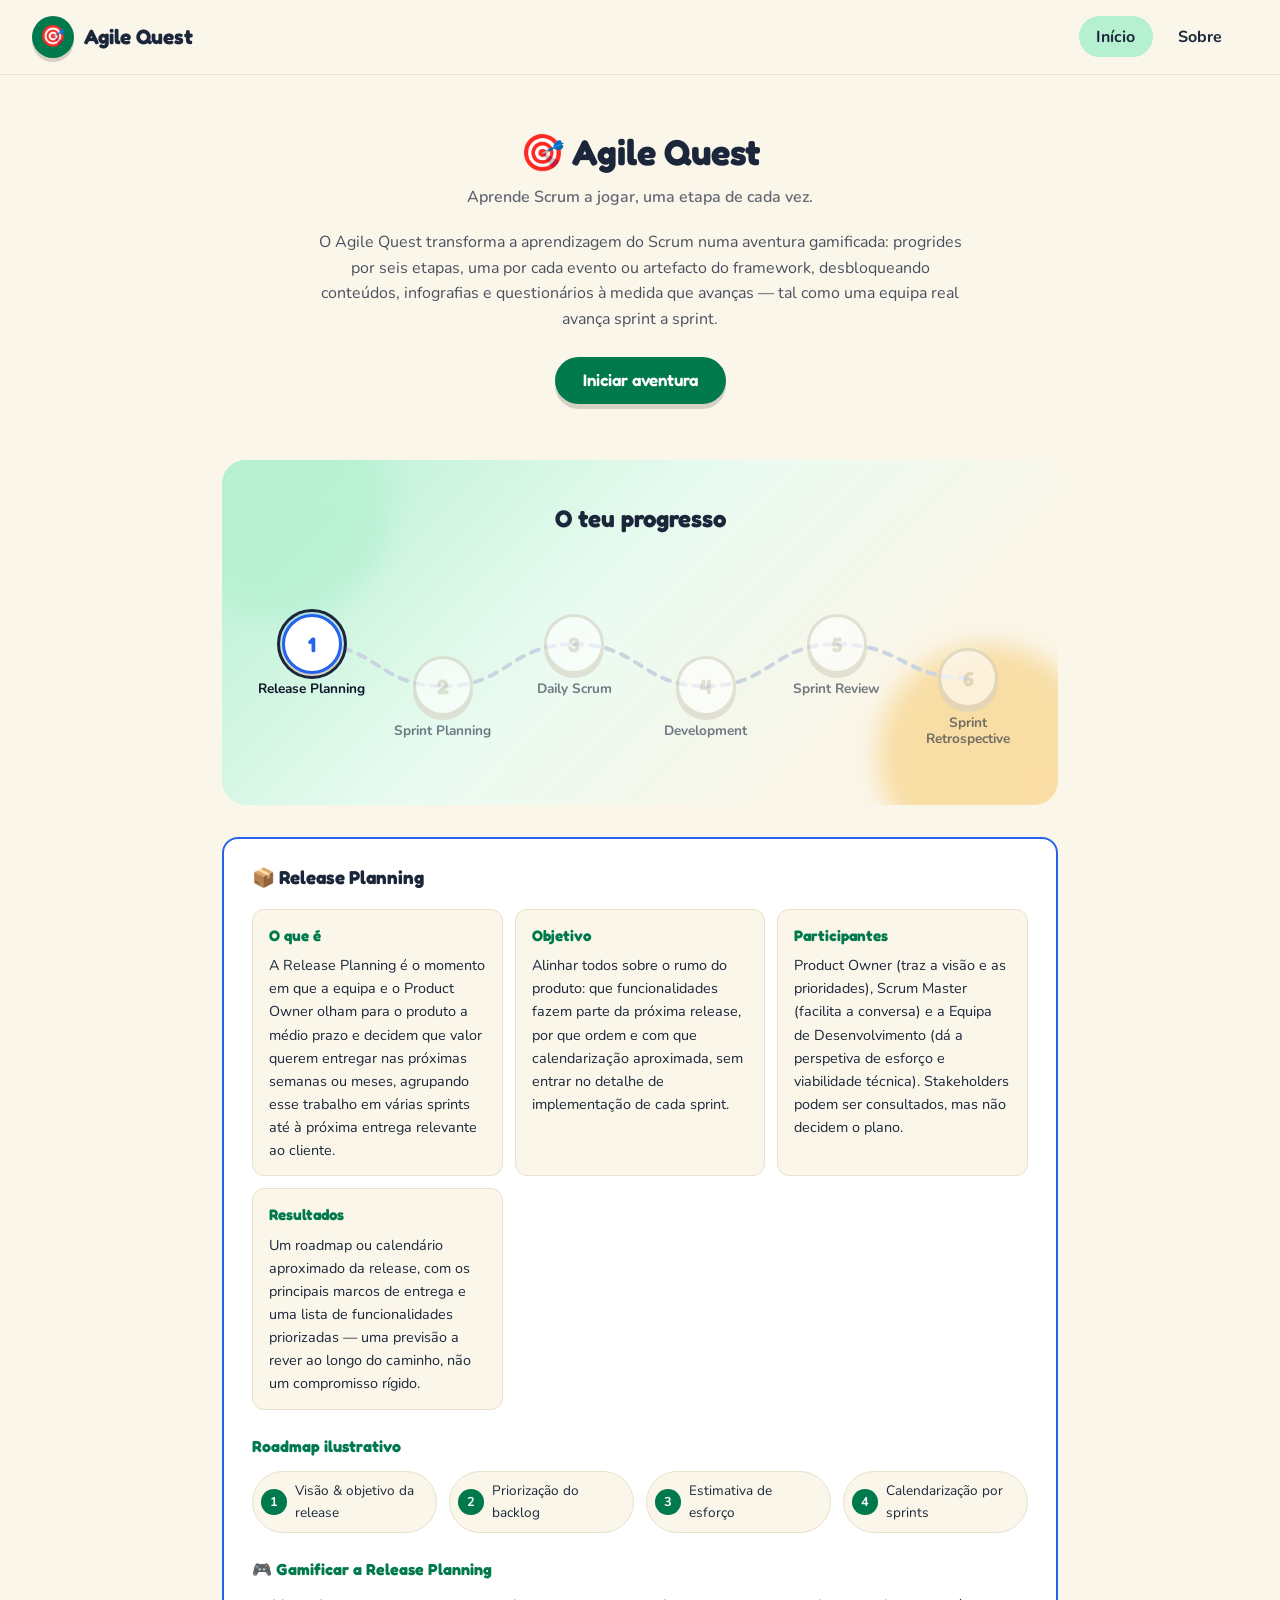
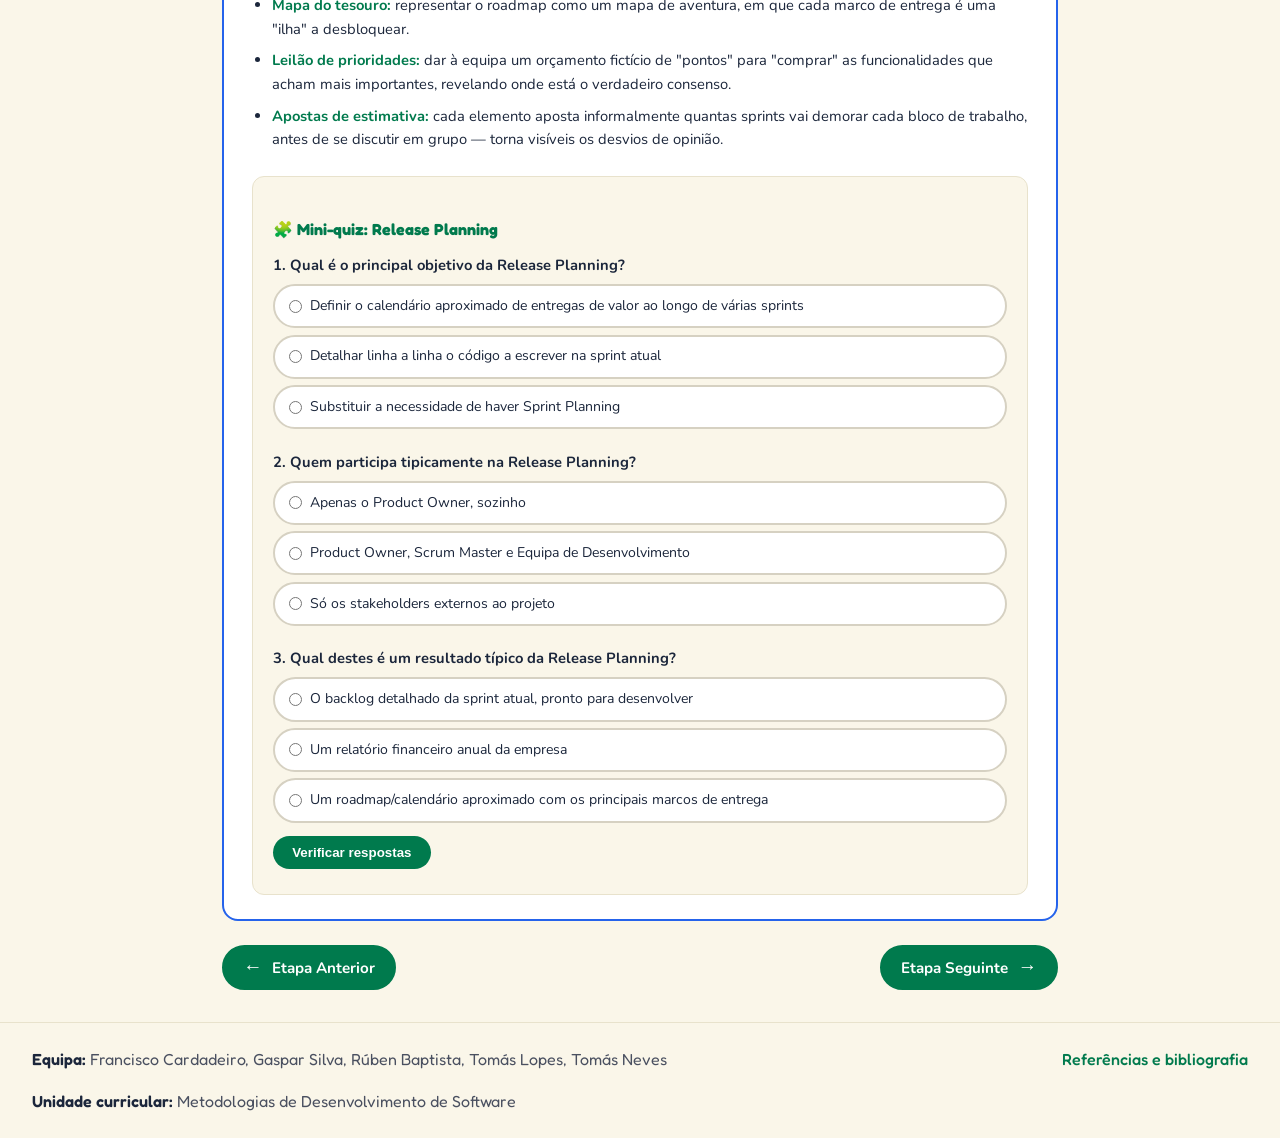
<file: index.html>
<!DOCTYPE html>
<html lang="pt">
<head>
  <meta charset="UTF-8">
  <meta name="viewport" content="width=device-width, initial-scale=1.0">
  <title>Agile Quest — Início</title>
  <link rel="preconnect" href="https://fonts.googleapis.com">
  <link rel="preconnect" href="https://fonts.gstatic.com" crossorigin>
  <link href="https://fonts.googleapis.com/css2?family=Fredoka:wght@500;600;700&family=Nunito:wght@400;600;700&display=swap" rel="stylesheet">
  <link rel="stylesheet" href="css/style.css">
</head>
<body>
  <app-navbar></app-navbar>

  <main>
    <!-- US-04: header já vem do app-navbar; aqui fica a introdução à gamificação -->
    <section class="intro">
      <h1>🎯 Agile Quest</h1>
      <p class="tagline">Aprende Scrum a jogar, uma etapa de cada vez.</p>
      <p class="descricao">
        O Agile Quest transforma a aprendizagem do Scrum numa aventura
        gamificada: progrides por seis etapas, uma por cada evento ou
        artefacto do framework, desbloqueando conteúdos, infografias e
        questionários à medida que avanças — tal como uma equipa real avança
        sprint a sprint.
      </p>
      <button type="button" id="btn-aventura" class="cta">Iniciar aventura</button>
    </section>

    <!-- US-05: mapa com as etapas -->
    <section id="etapas" class="etapas-secao">
      <h2>O teu progresso</h2>
      <div class="mapa-wrapper">
        <svg id="mapa-caminho" class="mapa-caminho" aria-hidden="true"></svg>
        <ol id="mapa-etapas" class="mapa-etapas" role="tablist" aria-label="Etapas do Scrum"></ol>
      </div>
    </section>

    <!-- US-06: navegação entre etapas -->
    <section id="conteudo-etapa" class="conteudo-etapa">
      <div id="painel-etapas" class="painel-etapas"></div>

      <div class="tabs-nav">
        <button type="button" id="tab-anterior" class="tab-nav-btn">
          <span>&#8592;</span>
          Etapa Anterior
        </button>

        <button type="button" id="tab-seguinte" class="tab-nav-btn">
          Etapa Seguinte
          <span>&#8594;</span>
        </button>
      </div>
    </section>
  </main>

  <app-footer></app-footer>

  <script src="js/components.js"></script>
  <script src="js/conteudo-etapas.js"></script>
  <script src="js/main.js"></script>

  <!-- US-16: Agile Coach (chatbot BotSchool) — botão fixo em todas as páginas -->
  <script src="https://webchat-cc.ng.botschool.ai/loader.js"
          data-channel-id="01a1cb05-8390-7f0a-bf7b-6295b1f309b1"
          data-endpoint="https://api-cc.ng.botschool.ai"
          async></script>
</body>
</html>
</file>
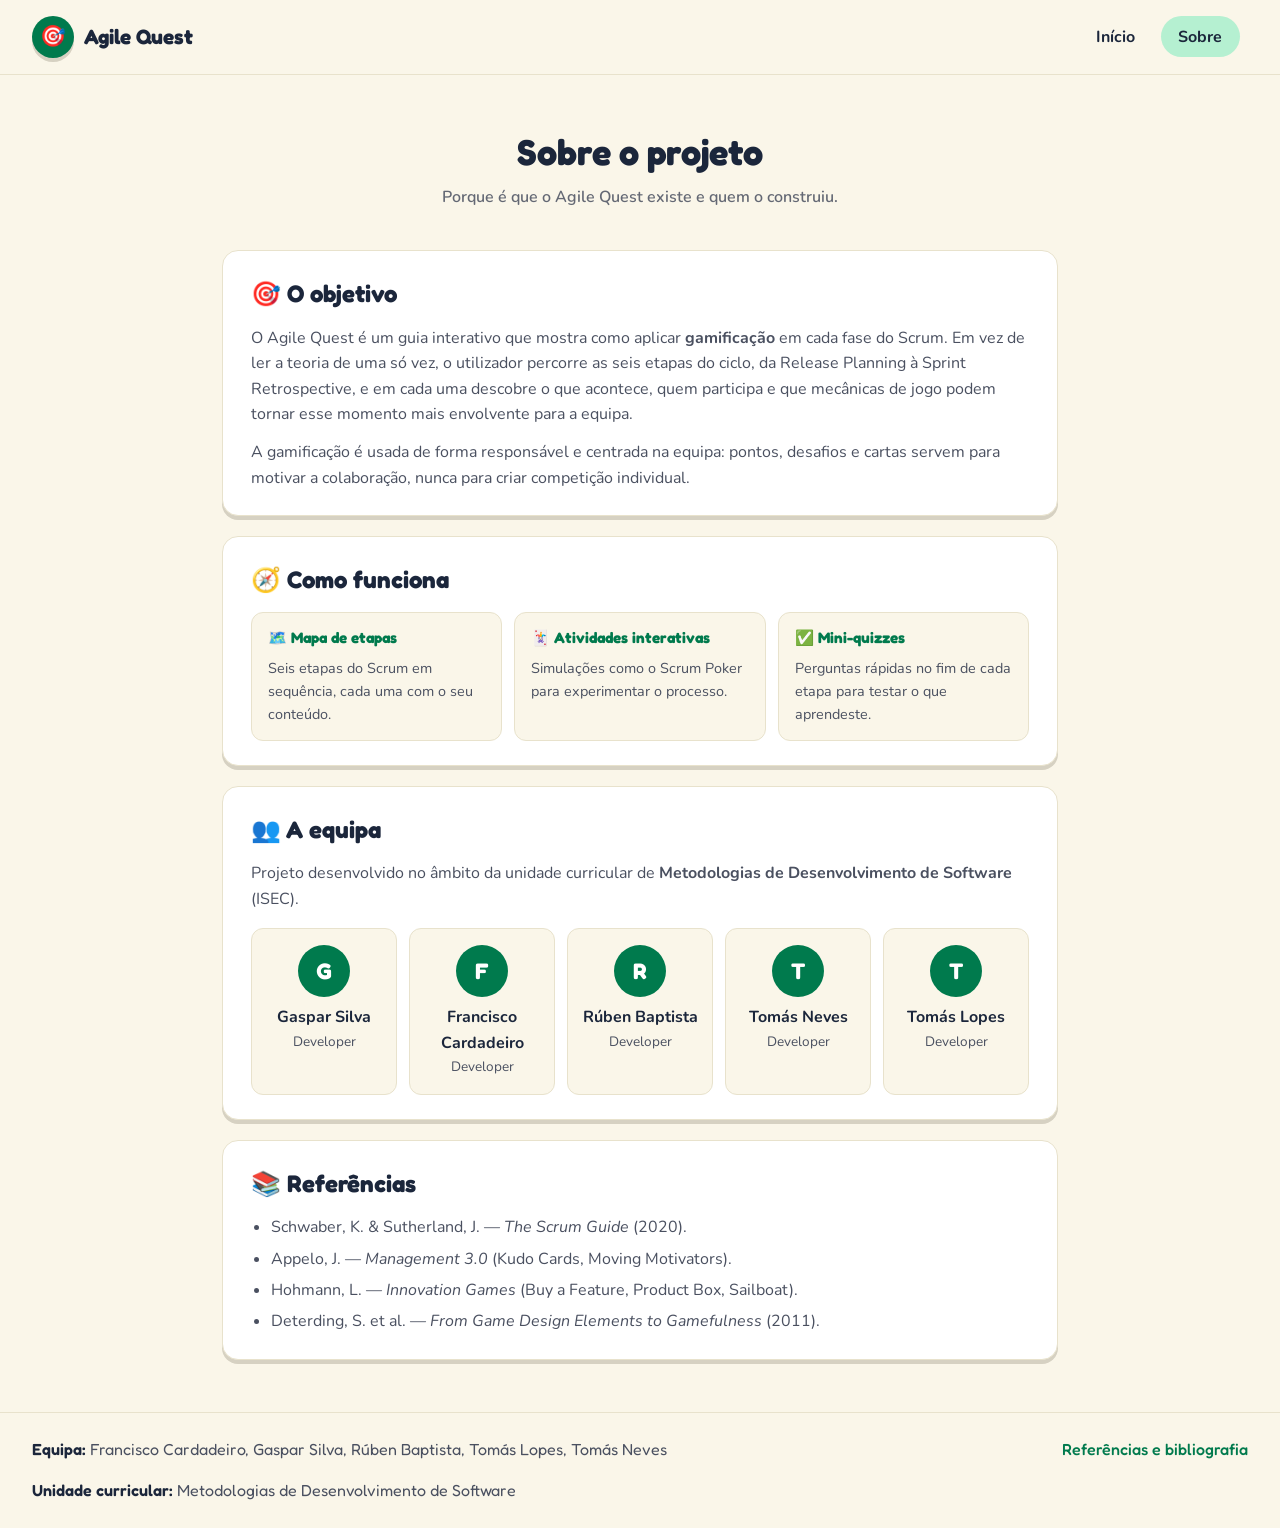
<file: html/sobre.html>
<!DOCTYPE html>
<html lang="pt">
<head>
  <meta charset="UTF-8">
  <meta name="viewport" content="width=device-width, initial-scale=1.0">
  <title>Agile Quest — Sobre</title>
  <link rel="preconnect" href="https://fonts.googleapis.com">
  <link rel="preconnect" href="https://fonts.gstatic.com" crossorigin>
  <link href="https://fonts.googleapis.com/css2?family=Fredoka:wght@500;600;700&family=Nunito:wght@400;600;700&display=swap" rel="stylesheet">
  <link rel="stylesheet" href="../css/style.css">
</head>
<body>
  <app-navbar></app-navbar>

  <!-- US-14: secção "Sobre" — apresenta o projeto e a equipa -->
  <main class="sobre">
    <section class="intro">
      <h1>Sobre o projeto</h1>
      <p class="tagline">Porque é que o Agile Quest existe e quem o construiu.</p>
    </section>

    <section class="sobre-bloco" aria-labelledby="sobre-objetivo">
      <h2 id="sobre-objetivo">🎯 O objetivo</h2>
      <p>
        O Agile Quest é um guia interativo que mostra como aplicar
        <strong>gamificação</strong> em cada fase do Scrum. Em vez de ler a
        teoria de uma só vez, o utilizador percorre as seis etapas do ciclo,
        da Release Planning à Sprint Retrospective, e em cada uma descobre
        o que acontece, quem participa e que mecânicas de jogo podem tornar
        esse momento mais envolvente para a equipa.
      </p>
      <p>
        A gamificação é usada de forma responsável e centrada na equipa:
        pontos, desafios e cartas servem para motivar a colaboração, nunca
        para criar competição individual.
      </p>
    </section>

    <section class="sobre-bloco" aria-labelledby="sobre-como">
      <h2 id="sobre-como">🧭 Como funciona</h2>
      <div class="etapa-grelha">
        <div class="etapa-cartao">
          <h4>🗺️ Mapa de etapas</h4>
          <p>Seis etapas do Scrum em sequência, cada uma com o seu conteúdo.</p>
        </div>
        <div class="etapa-cartao">
          <h4>🃏 Atividades interativas</h4>
          <p>Simulações como o Scrum Poker para experimentar o processo.</p>
        </div>
        <div class="etapa-cartao">
          <h4>✅ Mini-quizzes</h4>
          <p>Perguntas rápidas no fim de cada etapa para testar o que aprendeste.</p>
        </div>
      </div>
    </section>

    <section class="sobre-bloco" aria-labelledby="sobre-equipa">
      <h2 id="sobre-equipa">👥 A equipa</h2>
      <p>
        Projeto desenvolvido no âmbito da unidade curricular de
        <strong>Metodologias de Desenvolvimento de Software</strong> (ISEC).
      </p>
      <ul id="lista-equipa" class="equipa-grelha"></ul>
    </section>

    <section class="sobre-bloco" aria-labelledby="sobre-refs">
      <h2 id="sobre-refs">📚 Referências</h2>
      <ul class="lista-referencias">
        <li>Schwaber, K. &amp; Sutherland, J. — <em>The Scrum Guide</em> (2020).</li>
        <li>Appelo, J. — <em>Management 3.0</em> (Kudo Cards, Moving Motivators).</li>
        <li>Hohmann, L. — <em>Innovation Games</em> (Buy a Feature, Product Box, Sailboat).</li>
        <li>Deterding, S. et al. — <em>From Game Design Elements to Gamefulness</em> (2011).</li>
      </ul>
    </section>
  </main>

  <app-footer></app-footer>

  <script src="../js/components.js"></script>
  <script>
    // Membros da equipa — editar aqui (nome completo / número de aluno).
    const EQUIPA = [
      { nome: "Gaspar Silva", papel: "Developer" },
      { nome: "Francisco Cardadeiro", papel: "Developer" },
      { nome: "Rúben Baptista", papel: "Developer" },
      { nome: "Tomás Neves", papel: "Developer" },
      { nome: "Tomás Lopes", papel: "Developer" },
    ];

    document.getElementById("lista-equipa").innerHTML = EQUIPA.map(
      ({ nome, papel }) => `
        <li class="membro">
          <span class="membro-avatar" aria-hidden="true">${nome.charAt(0)}</span>
          <span class="membro-nome">${nome}</span>
          <span class="membro-papel">${papel}</span>
        </li>`
    ).join("");
  </script>

  <!-- US-16: Agile Coach (chatbot BotSchool) — botão fixo em todas as páginas -->
  <script src="https://webchat-cc.ng.botschool.ai/loader.js"
          data-channel-id="01a1cb05-8390-7f0a-bf7b-6295b1f309b1"
          data-endpoint="https://api-cc.ng.botschool.ai"
          async></script>
</body>
</html>
</file>
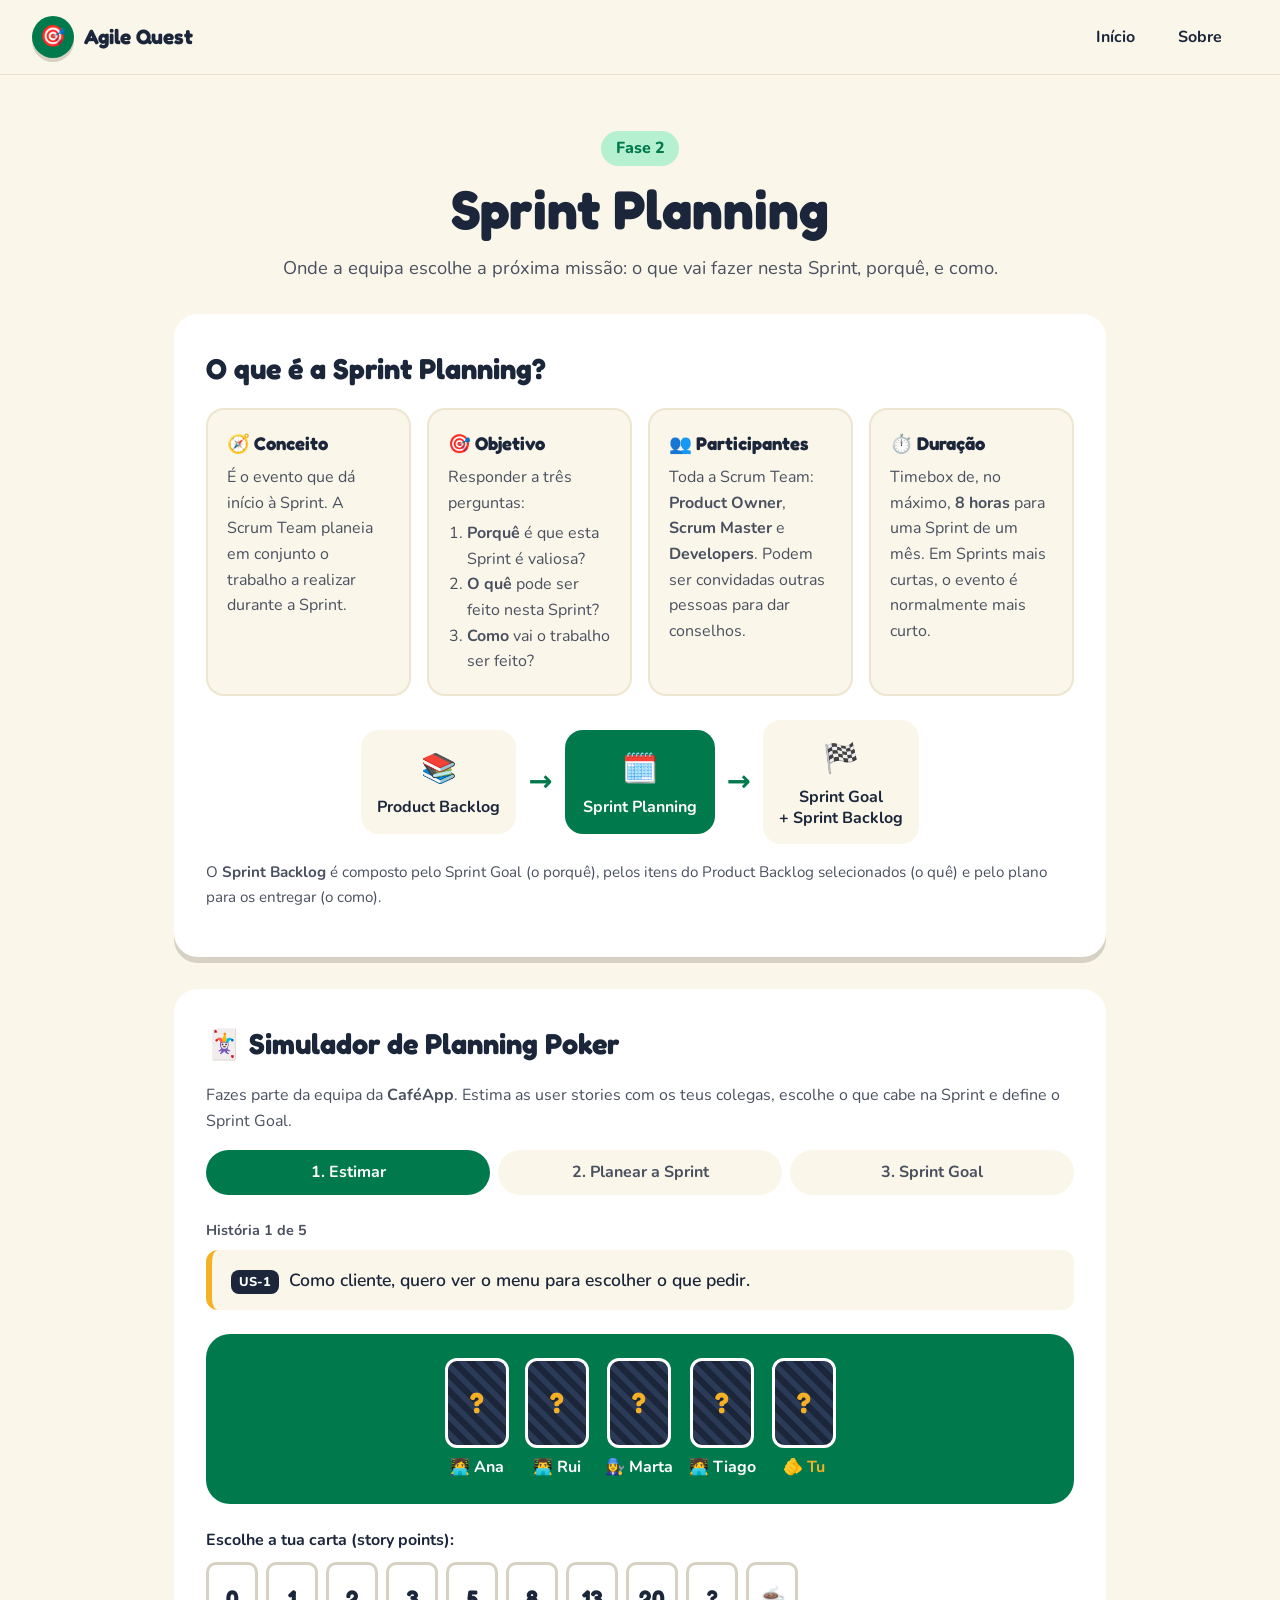
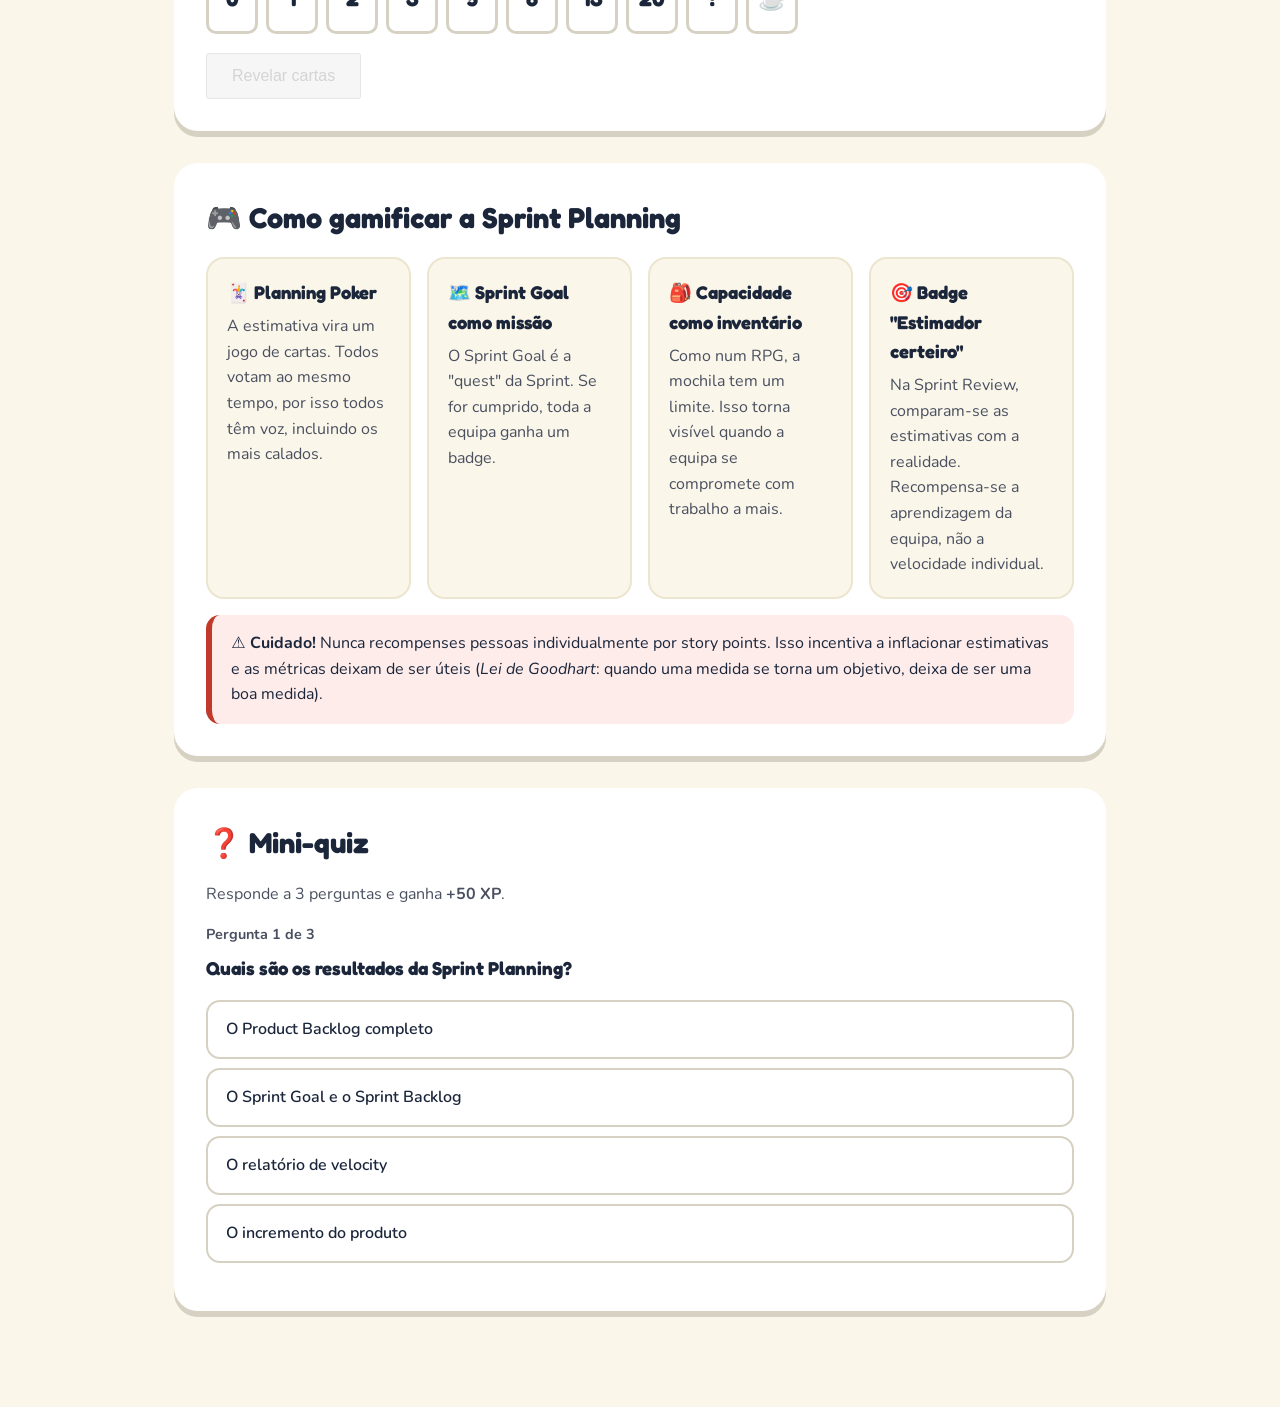
<file: html/sprint-planning.html>
<!DOCTYPE html>
<html lang="pt">
<head>
  <meta charset="UTF-8">
  <meta name="viewport" content="width=device-width, initial-scale=1.0">
  <title>Sprint Planning · Agile Quest</title>
  <link rel="preconnect" href="https://fonts.googleapis.com">
  <link rel="preconnect" href="https://fonts.gstatic.com" crossorigin>
  <link href="https://fonts.googleapis.com/css2?family=Fredoka:wght@500;600;700&family=Nunito:wght@400;600;700&display=swap" rel="stylesheet">
  <link rel="stylesheet" href="../css/style.css">
  <link rel="stylesheet" href="../css/sprint-planning.css">
</head>
<body>
  <app-navbar></app-navbar>

  <main class="fase">
    <!-- Cabeçalho da fase -->
    <section class="fase-cabecalho">
      <span class="fase-numero">Fase 2</span>
      <h1>Sprint <span class="destaque">Planning</span></h1>
      <p>Onde a equipa escolhe a próxima missão: o que vai fazer nesta Sprint, porquê, e como.</p>
    </section>

    <!-- 1. O que é -->
    <section class="bloco" aria-labelledby="titulo-oque">
      <h2 id="titulo-oque">O que é a Sprint Planning?</h2>

      <div class="cartoes">
        <article class="cartao">
          <h3>🧭 Conceito</h3>
          <p>É o evento que dá início à Sprint. A Scrum Team planeia em conjunto o trabalho a realizar durante a Sprint.</p>
        </article>
        <article class="cartao">
          <h3>🎯 Objetivo</h3>
          <p>Responder a três perguntas:</p>
          <ol>
            <li><strong>Porquê</strong> é que esta Sprint é valiosa?</li>
            <li><strong>O quê</strong> pode ser feito nesta Sprint?</li>
            <li><strong>Como</strong> vai o trabalho ser feito?</li>
          </ol>
        </article>
        <article class="cartao">
          <h3>👥 Participantes</h3>
          <p>Toda a Scrum Team: <strong>Product Owner</strong>, <strong>Scrum Master</strong> e <strong>Developers</strong>. Podem ser convidadas outras pessoas para dar conselhos.</p>
        </article>
        <article class="cartao">
          <h3>⏱️ Duração</h3>
          <p>Timebox de, no máximo, <strong>8 horas</strong> para uma Sprint de um mês. Em Sprints mais curtas, o evento é normalmente mais curto.</p>
        </article>
      </div>

      <div class="fluxo" aria-label="Entrada e resultados da Sprint Planning">
        <div class="fluxo-passo">📚<span>Product Backlog</span></div>
        <div class="fluxo-seta" aria-hidden="true">→</div>
        <div class="fluxo-passo fluxo-evento">🗓️<span>Sprint Planning</span></div>
        <div class="fluxo-seta" aria-hidden="true">→</div>
        <div class="fluxo-passo">🏁<span>Sprint Goal<br>+ Sprint Backlog</span></div>
      </div>
      <p class="nota">O <strong>Sprint Backlog</strong> é composto pelo Sprint Goal (o porquê), pelos itens do Product Backlog selecionados (o quê) e pelo plano para os entregar (o como).</p>
    </section>

    <!-- 2. Simulador -->
    <section class="bloco" aria-labelledby="titulo-sim">
      <h2 id="titulo-sim">🃏 Simulador de Planning Poker</h2>
      <p>Fazes parte da equipa da <strong>CaféApp</strong>. Estima as user stories com os teus colegas, escolhe o que cabe na Sprint e define o Sprint Goal.</p>

      <ol class="stepper" aria-label="Passos da simulação">
        <li data-passo="1" class="ativo">1. Estimar</li>
        <li data-passo="2">2. Planear a Sprint</li>
        <li data-passo="3">3. Sprint Goal</li>
      </ol>

      <div id="simulador" class="simulador" aria-live="polite"></div>
    </section>

    <!-- 3. Gamificação -->
    <section class="bloco" aria-labelledby="titulo-gam">
      <h2 id="titulo-gam">🎮 Como gamificar a Sprint Planning</h2>
      <div class="cartoes">
        <article class="cartao">
          <h3>🃏 Planning Poker</h3>
          <p>A estimativa vira um jogo de cartas. Todos votam ao mesmo tempo, por isso todos têm voz, incluindo os mais calados.</p>
        </article>
        <article class="cartao">
          <h3>🗺️ Sprint Goal como missão</h3>
          <p>O Sprint Goal é a "quest" da Sprint. Se for cumprido, toda a equipa ganha um badge.</p>
        </article>
        <article class="cartao">
          <h3>🎒 Capacidade como inventário</h3>
          <p>Como num RPG, a mochila tem um limite. Isso torna visível quando a equipa se compromete com trabalho a mais.</p>
        </article>
        <article class="cartao">
          <h3>🎯 Badge "Estimador certeiro"</h3>
          <p>Na Sprint Review, comparam-se as estimativas com a realidade. Recompensa-se a aprendizagem da equipa, não a velocidade individual.</p>
        </article>
      </div>
      <div class="cuidado" role="note">
        <strong>⚠️ Cuidado!</strong> Nunca recompenses pessoas individualmente por story points.
        Isso incentiva a inflacionar estimativas e as métricas deixam de ser úteis
        (<em>Lei de Goodhart</em>: quando uma medida se torna um objetivo, deixa de ser uma boa medida).
      </div>
    </section>

    <!-- 4. Quiz -->
    <section class="bloco" aria-labelledby="titulo-quiz">
      <h2 id="titulo-quiz">❓ Mini-quiz</h2>
      <p>Responde a 3 perguntas e ganha <strong>+50 XP</strong>.</p>
      <div id="quiz" class="quiz" aria-live="polite"></div>
    </section>
  </main>

  <div id="toast" class="toast" role="status" aria-live="polite"></div>

  <script src="../js/components.js"></script>
  <script src="../js/main.js"></script>
  <script src="../js/sprint-planning.js"></script>
</body>
</html>
</file>
<file: css/style.css>
:root {
  --verde: #007a4d;
  --verde-claro: #b5f0d1;
  --navy: #1b263b;
  --creme: #faf6e9;
  --dourado: #f5b025;
  --azul: #2563eb;
  --vermelho: #dc2626;
  --texto: #4a5060;
  --sombra: #d6d1c2;
}

* {
  box-sizing: border-box;
  margin: 0;
  padding: 0;
}

body {
  font-family: "Nunito", system-ui, sans-serif;
  background: var(--creme);
  color: var(--navy);
  line-height: 1.6;
  min-height: 100vh;
  display: flex;
  flex-direction: column;
}

h1, h2, h3, h4, .nome-site, .cta {
  font-family: "Fredoka", "Nunito", sans-serif;
}

app-navbar, app-footer {
  display: block;
}

header, footer {
  background: var(--creme);
  color: var(--navy);
  padding: 1rem 2rem;
}

header {
  display: flex;
  flex-wrap: wrap;
  align-items: center;
  justify-content: space-between;
  gap: 0.75rem;
  border-bottom: 1px solid #e8e2cc;
}

.footer {
  display: flex;
  flex-wrap: wrap;
  align-items: center;
  justify-content: space-between;
  gap: 1rem 1.5rem;
  padding: 1.5rem 2rem;
  border-top: 1px solid #e8e2cc;
  color: var(--texto);
  font-family: "Fredoka", "Nunito", sans-serif;
  font-size: 1rem;
  text-align: left;
}

.footer__item strong {
  color: var(--navy);
  font-weight: 600;
}

.footer__link {
  color: var(--verde);
  text-decoration: none;
  font-weight: 500;
}

.footer__link:hover {
  text-decoration: underline;
}

.marca {
  display: flex;
  align-items: center;
  gap: 0.6rem;
  color: var(--verde);
  text-decoration: none;
  font-weight: bold;
  font-size: 1.25rem;
}

.marca .logo {
  display: inline-grid;
  place-items: center;
  width: 42px;
  height: 42px;
  border-radius: 50%;
  background: var(--verde);
  font-size: 1.3rem;
  box-shadow: 0 4px 0 var(--sombra);
}

.nome-site {
  font-size: 1.3rem;
  font-weight: 700;
  color: var(--navy);
}

nav a {
  color: var(--navy);
  text-decoration: none;
  margin-right: 0.5rem;
  padding: 0.6rem 1.1rem;
  border-radius: 999px;
  font-weight: 700;
}

nav a:hover {
  background: rgba(181, 240, 209, 0.5);
}

nav a.ativo {
  background: var(--verde-claro);
}

main {
  flex: 1;
  padding: 2rem;
  max-width: 900px;
  margin: 0 auto;
  width: 100%;
}

button {
  cursor: pointer;
}

/* US-04: introdução à gamificação */
.intro {
  text-align: center;
  padding: 1rem 0 2.5rem;
}

.intro h1 {
  font-size: 2.25rem;
  color: var(--navy);
}

.intro .tagline {
  opacity: 0.85;
  margin-top: 0.25rem;
  color: var(--texto);
  font-weight: 600;
}

.intro p.descricao {
  max-width: 650px;
  margin: 1.25rem auto 0;
  color: var(--texto);
}

.cta {
  margin-top: 1.5rem;
  background: var(--verde);
  color: #fff;
  border: none;
  border-radius: 999px;
  padding: 0.85rem 1.75rem;
  font-size: 1.05rem;
  font-weight: 600;
  box-shadow: 0 5px 0 var(--sombra);
  transition: transform 0.1s, box-shadow 0.1s;
}

.cta:hover {
  transform: translateY(2px);
  box-shadow: 0 3px 0 var(--sombra);
}

/* US-05: mapa com as etapas */
.etapas-secao {
  margin-top: 1rem;
  position: relative;
  overflow: hidden;
  border-radius: 1.5rem;
  background: linear-gradient(135deg, var(--verde-claro) 0%, #eafbf1 45%, var(--creme) 75%);
  padding: 2.5rem 1.5rem 2rem;
}

.etapas-secao::before,
.etapas-secao::after {
  content: "";
  position: absolute;
  width: 220px;
  height: 220px;
  border-radius: 50%;
  filter: blur(12px);
  z-index: 0;
}

.etapas-secao::before {
  background: var(--verde-claro);
  opacity: 0.7;
  top: -60px;
  left: -50px;
}

.etapas-secao::after {
  background: var(--dourado);
  opacity: 0.35;
  bottom: -60px;
  right: -40px;
}

.etapas-secao h2 {
  position: relative;
  z-index: 1;
  text-align: center;
  margin-bottom: 1.5rem;
  color: var(--navy);
}
/* Contentor relativo para sobrepor os círculos ao SVG */
.mapa-wrapper {
  position: relative;
  width: 100%;
  max-width: 960px;
  margin: 0 auto;
  padding: 1rem 0 2.5rem;
}

/* SVG por trás das etapas */
.mapa-caminho {
  position: absolute;
  top: 0;
  left: 0;
  width: 100%;
  height: 100%;
  pointer-events: none;
  z-index: 0;
}

/* Estilo do tracejado */
.caminho-segmento {
  fill: none;
  stroke: #cbd5e1; /* cinza suave para etapas futuras */
  stroke-width: 4;
  stroke-dasharray: 8 8;
  stroke-linecap: round;
  transition: stroke 0.3s ease;
}

.caminho-segmento.concluido {
  stroke: #2563eb; /* azul para etapas já concluídas */
}

/* Lista das 6 etapas numa única fila horizontal */
.mapa-etapas {
  position: relative;
  z-index: 1;
  display: grid;
  grid-template-columns: repeat(6, 1fr);
  align-items: start;
  gap: 0.5rem;
  list-style: none;
  padding: 0;
  margin: 0;
}

/* Efeito de ONDA: etapas pares descem, ímpares ficam em cima */
.mapa-etapas .etapa:nth-child(odd) {
  transform: translateY(0px);
}

.mapa-etapas .etapa:nth-child(even) {
  transform: translateY(42px);
}

.etapa-btn {
  display: flex;
  flex-direction: column;
  align-items: center;
  gap: 0.6rem;
  background: transparent;
  border: none;
  cursor: pointer;
  width: 100%;
  padding: 0.25rem;
  font-family: inherit;
}

.etapa-numero {
  width: 56px;
  height: 56px;
  border-radius: 50%;
  display: flex;
  align-items: center;
  justify-content: center;
  font-family: "Fredoka", sans-serif;
  font-size: 1.25rem;
  font-weight: 700;
  background-color: #ffffff;
  border: 4px solid #e2e8f0;
  color: #94a3b8;
  box-shadow: 0 4px 10px rgba(0, 0, 0, 0.05);
  transition: transform 0.2s ease, border-color 0.2s ease, color 0.2s ease;
}

.etapa-btn:hover .etapa-numero {
  transform: scale(1.08);
}

/* Estado: Etapa Concluída */
.etapa.concluida .etapa-numero {
  border-color: #2563eb;
  background-color: #eff6ff;
  color: #2563eb;
}

/* Estado: Etapa Atual (Selecionada) */
.etapa.atual .etapa-numero {
  border-color: #2563eb;
  background-color: #ffffff;
  color: #2563eb;
  box-shadow: 0 0 0 4px rgba(37, 99, 235, 0.2);
}

.etapa-nome {
  font-size: 0.85rem;
  font-weight: 700;
  color: #475569;
  text-align: center;
  line-height: 1.2;
}

.etapa.atual .etapa-nome {
  color: #0f172a;
}

/* 1. Remove a linha reta pontilhada antiga, se existir */
.mapa-etapas::before,
.mapa-etapas::after {
  display: none !important;
  content: none !important;
}

/* 2. Garante que as 6 etapas ficam lado a lado na mesma fila */
.mapa-etapas {
  display: grid !important;
  grid-template-columns: repeat(6, minmax(0, 1fr)) !important;
  flex-wrap: nowrap !important;
  align-items: start;
  gap: 0.5rem;
  width: 100%;
  padding: 0;
  margin: 0;
  list-style: none;
  position: relative;
  z-index: 2; /* Fica sempre ACIMA do SVG */
}

/* 3. Anula larguras antigas dos <li> para não quebrar a linha */
.mapa-etapas .etapa {
  width: 100% !important;
  max-width: none !important;
  min-width: 0 !important;
  flex: unset !important;
  margin: 0 !important;
}

/* Efeito de onda (1, 3, 5 em cima | 2, 4, 6 em baixo) */
.mapa-etapas .etapa:nth-child(odd) {
  transform: translateY(0px);
}

.mapa-etapas .etapa:nth-child(even) {
  transform: translateY(42px);
}

/* 4. Garante que o círculo tem fundo opaco e fica por cima da linha tracejada */
.etapa-numero {
  position: relative;
  z-index: 3;
  background-color: #ffffff;
}

/* 5. Mantém o SVG sempre por trás dos círculos */
.mapa-caminho {
  z-index: 1 !important;
}

/* Responsividade para telemóveis (3 colunas x 2 linhas) */
@media (max-width: 720px) {
  .mapa-etapas {
    grid-template-columns: repeat(3, 1fr);
    row-gap: 3.5rem;
  }

  .mapa-etapas .etapa:nth-child(even) {
    transform: translateY(24px);
  }
}

.mapa-etapas {
  position: relative;
  z-index: 1;
  list-style: none;
  display: flex;
  flex-wrap: wrap;
  justify-content: center;
  align-items: center;
  gap: 1.5rem 1rem;
  padding: 1.5rem 0.5rem;
}

.mapa-etapas::before {
  content: "";
  position: absolute;
  top: 50%;
  left: 6%;
  right: 6%;
  height: 3px;
  background-image: radial-gradient(circle, var(--sombra) 2px, transparent 2px);
  background-size: 14px 3px;
  background-repeat: repeat-x;
  transform: translateY(-50%);
  z-index: -1;
}

.etapa {
  flex: 1 1 130px;
  max-width: 150px;
}

.etapa:nth-child(odd) { transform: translateY(-20px); }
.etapa:nth-child(even) { transform: translateY(20px); }

.etapa-btn {
  width: 100%;
  display: flex;
  flex-direction: column;
  align-items: center;
  gap: 0.4rem;
  background: none;
  border: none;
  text-align: center;
}

.etapa-numero {
  width: 60px;
  height: 60px;
  border-radius: 50%;
  display: flex;
  align-items: center;
  justify-content: center;
  background: #fff;
  border: 3px solid var(--sombra);
  color: var(--sombra);
  font-weight: 800;
  font-size: 1.3rem;
  box-shadow: 0 4px 0 var(--sombra);
  transition: transform 0.1s, box-shadow 0.1s;
}

.etapa-btn:hover .etapa-numero {
  transform: translateY(2px);
  box-shadow: 0 2px 0 var(--sombra);
}

.etapa-nome {
  font-size: 0.85rem;
  font-weight: 700;
  color: var(--navy);
}

.etapa.concluida .etapa-numero {
  background: var(--verde);
  border-color: var(--verde);
  color: #fff;
}

.etapa.atual .etapa-numero {
  border-color: var(--azul);
  color: var(--azul);
  box-shadow: 0 4px 0 var(--sombra), 0 0 0 4px rgba(37, 99, 235, 0.15);
}

.etapa.futura .etapa-numero {
  opacity: 0.6;
}

.etapa.futura .etapa-nome {
  opacity: 0.6;
}

/* US-06: a etapa-btn também é a "tab" */
.etapa-btn[aria-selected="true"] .etapa-numero {
  outline: 3px solid var(--navy);
  outline-offset: 2px;
}

.mapa-etapas.destaque {
  animation: pulsar 1s ease 2;
}

@keyframes pulsar {
  0%, 100% { box-shadow: none; }
  50% { box-shadow: 0 0 0 6px rgba(0, 122, 77, 0.25); border-radius: 0.75rem; }
}

.conteudo-etapa {
  margin-top: 2rem;
}


/* US-06: Navegação entre etapas */

.tabs-nav {
  display: flex;
  align-items: center;
  justify-content: space-between;
  margin-top: 1.5rem;
  gap: 1rem;
}

.tab-nav-btn {
  display: flex;
  align-items: center;
  justify-content: center;
  gap: 0.6rem;
  padding: 0.65rem 1.2rem;
  border: 2px solid var(--verde);
  border-radius: 999px;
  background: var(--verde);
  color: #fff;
  font-family: "Nunito", sans-serif;
  font-size: 0.95rem;
  font-weight: 700;
  transition: transform 0.1s, box-shadow 0.1s;
}

.tab-nav-btn:hover {
  transform: translateY(2px);
  box-shadow: 0 3px 0 var(--sombra);
}

.tab-nav-btn span {
  font-size: 1.2rem;
  line-height: 1;
}

.tab-nav-btn[hidden] {
  display: none;
}

@media (max-width: 480px) {
  .tab-nav-btn {
    padding: 0.6rem 0.8rem;
    font-size: 0.8rem;
  }
}

.painel-etapas {
  margin-top: 1rem;
}

.painel-etapa {
  background: #fff;
  border: 2px solid var(--azul);
  border-radius: 1rem;
  padding: 1.5rem 1.75rem;
  min-height: 1.5rem;
}

.painel-etapa > p {
  margin: 0;
}

.painel-etapa h3 {
  margin-bottom: 1rem;
  color: var(--navy);
}

.painel-etapa h4 {
  margin: 1.5rem 0 0.75rem;
  color: var(--verde);
}

/* US-07+: conteúdo educativo de cada etapa */
.etapa-grelha {
  display: grid;
  grid-template-columns: repeat(auto-fit, minmax(220px, 1fr));
  gap: 0.75rem;
}

.etapa-cartao {
  background: var(--creme);
  border: 1px solid #e8e2cc;
  border-radius: 0.75rem;
  padding: 0.85rem 1rem;
}

.etapa-cartao h4 {
  margin: 0 0 0.4rem;
  color: var(--verde);
  font-size: 0.95rem;
}

.etapa-cartao p {
  font-size: 0.9rem;
}

.roadmap {
  list-style: none;
  display: flex;
  flex-wrap: wrap;
  gap: 0.75rem;
}

.roadmap li {
  flex: 1 1 160px;
  display: flex;
  align-items: center;
  gap: 0.5rem;
  background: var(--creme);
  border: 1px solid #e8e2cc;
  border-radius: 999px;
  padding: 0.5rem 0.9rem 0.5rem 0.5rem;
  font-size: 0.85rem;
}

.roadmap-marco {
  flex: 0 0 auto;
  width: 1.6rem;
  height: 1.6rem;
  border-radius: 50%;
  background: var(--verde);
  color: #fff;
  font-weight: bold;
  font-size: 0.8rem;
  display: flex;
  align-items: center;
  justify-content: center;
}

.lista-gamificacao {
  padding-left: 1.25rem;
  display: flex;
  flex-direction: column;
  gap: 0.5rem;
}

.lista-gamificacao li {
  font-size: 0.92rem;
}

/* US-09: infografia (ex.: Daily Scrum) */
.etapa-infografia {
  margin-top: 1.25rem;
  background: #fff;
  border: 1px solid #e8e2cc;
  border-radius: 1rem;
  padding: 1.25rem 1.5rem;
  text-align: center;
}

.infografia-relogio {
  display: inline-grid;
  place-items: center;
  width: 72px;
  height: 72px;
  border-radius: 50%;
  background: var(--verde-claro);
  color: var(--navy);
  font-size: 1.5rem;
  line-height: 1.15;
  margin: 0 auto 1rem;
  box-shadow: 0 4px 0 var(--sombra);
}

.infografia-relogio strong {
  font-size: 0.7rem;
  font-family: "Fredoka", sans-serif;
}

.infografia-passos {
  list-style: none;
  display: flex;
  flex-wrap: wrap;
  justify-content: center;
  gap: 1rem;
  text-align: left;
}

.infografia-passos li {
  flex: 1 1 180px;
  max-width: 220px;
  background: var(--creme);
  border: 1px solid #e8e2cc;
  border-radius: 0.75rem;
  padding: 0.85rem 1rem;
}

.infografia-icone {
  font-size: 1.4rem;
  display: block;
  margin-bottom: 0.3rem;
}

.etapa-infografia figcaption {
  margin-top: 1rem;
  font-size: 0.85rem;
  color: var(--texto);
  font-style: italic;
}

.lista-gamificacao strong {
  color: var(--verde);
}

/* Mini-quiz */
.mini-quiz {
  margin-top: 1.5rem;
  background: var(--creme);
  border: 1px solid #e8e2cc;
  border-radius: 0.75rem;
  padding: 1rem 1.25rem;
}

.quiz-perguntas {
  list-style: none;
  display: flex;
  flex-direction: column;
  gap: 1rem;
}

.quiz-enunciado {
  font-weight: bold;
  font-size: 0.92rem;
  margin-bottom: 0.4rem;
}

.quiz-opcoes {
  list-style: none;
  display: flex;
  flex-direction: column;
  gap: 0.4rem;
}

.quiz-opcoes label {
  display: flex;
  align-items: center;
  gap: 0.5rem;
  font-size: 0.88rem;
  cursor: pointer;
  background: #fff;
  border: 2px solid var(--sombra);
  border-radius: 999px;
  padding: 0.55rem 0.9rem;
}

.quiz-opcoes label:hover {
  border-color: var(--verde);
}

.quiz-pergunta.correta {
  border-left: 3px solid var(--verde);
  padding-left: 0.6rem;
}

.quiz-pergunta.incorreta {
  border-left: 3px solid var(--vermelho);
  padding-left: 0.6rem;
}

.quiz-verificar {
  margin-top: 0.5rem;
  padding: 0.55rem 1.2rem;
  border: none;
  border-radius: 999px;
  background: var(--verde);
  color: #fff;
  font-weight: 700;
}

.quiz-resultado {
  margin-top: 0.6rem;
  font-weight: bold;
}

/* US-08: Scrum Poker */
.scrum-poker {
  margin-top: 1rem;
}

.poker-itens {
  list-style: none;
  display: flex;
  flex-direction: column;
  gap: 1rem;
}

.poker-item {
  background: #fff;
  border: 1px solid #e8e2cc;
  border-radius: 0.75rem;
  padding: 0.85rem 1rem;
}

.poker-item-nome {
  font-weight: 700;
  margin-bottom: 0.6rem;
}

.poker-cartas {
  display: flex;
  flex-wrap: wrap;
  gap: 0.5rem;
}

.poker-carta {
  width: 2.75rem;
  height: 3.75rem;
  border: 2px solid var(--sombra);
  border-radius: 0.5rem;
  background: #fff;
  color: var(--navy);
  font-weight: 800;
  font-size: 1rem;
  box-shadow: 0 3px 0 var(--sombra);
  transition: transform 0.1s, box-shadow 0.1s, border-color 0.1s;
}

.poker-carta:hover {
  border-color: var(--verde);
}

.poker-carta.selecionada {
  border-color: var(--verde);
  background: var(--verde-claro);
  transform: translateY(2px);
  box-shadow: 0 1px 0 var(--sombra);
}

.poker-resumo {
  margin-top: 1.25rem;
  padding: 0.9rem 1.1rem;
  background: var(--creme);
  border: 1px solid #e8e2cc;
  border-radius: 0.75rem;
}

.poker-total {
  font-size: 0.95rem;
}

.poker-mensagem {
  margin-top: 0.4rem;
  font-weight: 700;
  min-height: 1.2rem;
}

.poker-repor {
  margin-top: 0.75rem;
  padding: 0.5rem 1.1rem;
  border: 2px solid var(--sombra);
  border-radius: 999px;
  background: #fff;
  font-weight: 700;
  color: var(--navy);
}

.poker-repor:hover {
  border-color: var(--verde);
  color: var(--verde);
}

/* US-14: secção "Sobre" */
.sobre-bloco {
  background: #fff;
  border: 1px solid #e8e2cc;
  border-radius: 1rem;
  padding: 1.5rem 1.75rem;
  margin-bottom: 1.25rem;
  box-shadow: 0 4px 0 var(--sombra);
}

.sobre-bloco h2 {
  color: var(--navy);
  margin-bottom: 0.75rem;
}

.sobre-bloco p {
  color: var(--texto);
}

.sobre-bloco p + p {
  margin-top: 0.75rem;
}

.equipa-grelha {
  list-style: none;
  display: grid;
  grid-template-columns: repeat(auto-fit, minmax(140px, 1fr));
  gap: 0.75rem;
  margin-top: 1rem;
}

.membro {
  display: flex;
  flex-direction: column;
  align-items: center;
  text-align: center;
  background: var(--creme);
  border: 1px solid #e8e2cc;
  border-radius: 0.75rem;
  padding: 1rem 0.75rem;
}

.membro-avatar {
  display: grid;
  place-items: center;
  width: 52px;
  height: 52px;
  border-radius: 50%;
  background: var(--verde);
  color: #fff;
  font-family: "Fredoka", sans-serif;
  font-size: 1.4rem;
  font-weight: 700;
  margin-bottom: 0.5rem;
}

.membro-nome {
  font-weight: 700;
}

.membro-papel {
  font-size: 0.85rem;
  color: var(--texto);
}

.lista-referencias {
  padding-left: 1.25rem;
  color: var(--texto);
}

.lista-referencias li + li {
  margin-top: 0.35rem;
}

@media (max-width: 720px) {
  .sobre-bloco {
    padding: 1.25rem;
  }
  header {
    flex-direction: column;
    text-align: center;
  }
  .mapa-etapas::before {
    display: none;
  }
  .etapa:nth-child(odd),
  .etapa:nth-child(even) {
    transform: none;
  }
  .footer {
    flex-direction: column;
    align-items: flex-start;
  }
}

/* --- US-10: pop-ups de termos --- */
.termo {
  font: inherit;
  color: var(--verde);
  font-weight: 700;
  background: none;
  border: none;
  border-bottom: 2px dotted var(--verde);
  padding: 0;
  cursor: pointer;
}
 
.termo:hover,
.termo:focus-visible {
  background: var(--verde-claro);
  outline: none;
}
 
.popup-termo {
  margin: auto;
  max-width: min(90vw, 28rem);
  border: 2px solid var(--verde);
  border-radius: 16px;
  padding: 1.25rem 1.5rem;
  background: var(--creme);
  color: var(--navy);
  box-shadow: 0 10px 30px rgba(27, 38, 59, 0.25);
}
 
.popup-termo::backdrop {
  background: rgba(27, 38, 59, 0.45);
}
 
.popup-termo h4 {
  color: var(--verde);
  margin-bottom: 0.5rem;
}
 
.popup-termo-texto {
  color: var(--texto);
  margin-bottom: 1rem;
}
 
.popup-termo-fechar {
  font: inherit;
  font-weight: 700;
  background: var(--verde);
  color: #fff;
  border: none;
  border-radius: 999px;
  padding: 0.4rem 1.2rem;
  cursor: pointer;
}
 
/* --- US-10: infografia da Definition of Done --- */
.infografia-dod {
  margin: 0.75rem 0 1.25rem;
}
 
.dod-fluxo {
  display: flex;
  flex-wrap: wrap;
  align-items: stretch;
  justify-content: center;
  gap: 0.75rem;
}
 
.dod-passo {
  flex: 1 1 180px;
  display: flex;
  flex-direction: column;
  align-items: center;
  gap: 0.35rem;
  text-align: center;
  background: #fff;
  border: 2px solid #e8e2cc;
  border-radius: 14px;
  padding: 0.9rem;
  font-size: 0.9rem;
  color: var(--texto);
}
 
.dod-passo strong {
  color: var(--navy);
}
 
.dod-passo-icone {
  font-size: 1.6rem;
}
 
.dod-passo-checklist {
  border-color: var(--verde);
}
 
.dod-passo-resultado {
  border-color: var(--dourado);
  background: #fffaf0;
}
 
.dod-lista {
  list-style: none;
  text-align: left;
  font-size: 0.85rem;
}
 
.dod-lista li::before {
  content: "✔ ";
  color: var(--verde);
  font-weight: 700;
}
 
.dod-seta {
  align-self: center;
  font-size: 1.5rem;
  color: var(--verde);
}
 
.infografia-dod figcaption {
  margin-top: 0.6rem;
  font-size: 0.85rem;
  color: var(--texto);
  text-align: center;
}
 
@media (max-width: 720px) {
  .dod-seta {
    flex: 1 1 100%;
    text-align: center;
    transform: rotate(90deg);
  }
}

/* --- Mini-quiz: feedback por pergunta (Certo/Errado + opção correta) --- */
.quiz-feedback {
  margin-top: 0.35rem;
  font-weight: 700;
  font-size: 0.9rem;
}

.quiz-opcoes label.opcao-correta {
  background: var(--verde-claro);
  border-radius: 8px;
  font-weight: 700;
}

.gamificacao-destaque {
  margin: 2rem 0;
  padding: 1.5rem;
  border: 2px solid var(--verde, #007a4d);
  border-radius: 20px;
  background: rgba(181, 240, 209, 0.25);
  box-shadow: 0 5px 0 var(--sombra, #d6d1c2);
}

.gamificacao-destaque > h4 {
  font-family: "Fredoka", "Nunito", sans-serif;
  font-size: 1.5rem;
  color: var(--verde, #007a4d);
  margin-bottom: 0.5rem;
}

.gamificacao-intro {
  margin-bottom: 1.25rem;
  color: var(--texto, #4a5060);
}

.gamificacao-cartao {
  background: #fff;
}

.gamificacao-porque {
  margin-top: 0.75rem;
  padding-top: 0.75rem;
  border-top: 1px dashed var(--sombra, #d6d1c2);
  font-size: 0.95rem;
  color: var(--verde, #007a4d);
}

.gamificacao-aviso {
  margin-top: 1.5rem;
  padding: 0.9rem 1.1rem;
  border-left: 5px solid var(--dourado, #f5b025);
  border-radius: 8px;
  background: #fff8e1;
  font-size: 0.95rem;
}

/* Votação por pontos */
.votacao-pontos {
  margin: 1rem 0;
  padding: 1.25rem;
  border-radius: 16px;
  background: #fff;
  border: 2px solid var(--sombra, #d6d1c2);
}

.votacao-restantes {
  margin-bottom: 0.75rem;
  font-weight: 700;
}

.votacao-itens {
  list-style: none;
  display: grid;
  gap: 0.6rem;
  margin-bottom: 1rem;
}

.votacao-item {
  display: flex;
  align-items: center;
  justify-content: space-between;
  gap: 1rem;
  padding: 0.6rem 0.9rem;
  border: 2px solid var(--sombra, #d6d1c2);
  border-radius: 12px;
  transition: border-color 0.15s, background 0.15s;
}

.votacao-item.com-votos {
  border-color: var(--verde, #007a4d);
  background: rgba(181, 240, 209, 0.35);
}

.votacao-controlos {
  display: flex;
  align-items: center;
  gap: 0.6rem;
}

.votacao-controlos button {
  width: 2rem;
  height: 2rem;
  border: none;
  border-radius: 50%;
  background: var(--verde, #007a4d);
  color: #fff;
  font-size: 1.2rem;
  line-height: 1;
  cursor: pointer;
}

.votacao-controlos button:disabled {
  background: var(--sombra, #d6d1c2);
  cursor: not-allowed;
}

.votacao-valor {
  min-width: 1.5rem;
  text-align: center;
  font-weight: 800;
}

.votacao-mensagem {
  min-height: 1.5rem;
  margin-bottom: 0.75rem;
  font-weight: 700;
  color: var(--verde, #007a4d);
}

.votacao-repor {
  padding: 0.5rem 1.1rem;
  border: 2px solid var(--sombra, #d6d1c2);
  border-radius: 999px;
  background: transparent;
  font-family: inherit;
  font-weight: 700;
  cursor: pointer;
}

/* Votação a duas pessoas: cabeçalho, ações e resultados */
.votacao-cabecalho {
  display: flex;
  justify-content: space-between;
  flex-wrap: wrap;
  gap: 0.5rem;
  margin-bottom: 0.75rem;
}

.votacao-cabecalho p {
  margin: 0;
}

.votacao-votante {
  color: var(--verde, #007a4d);
}

.votacao-acoes {
  display: flex;
  flex-wrap: wrap;
  gap: 0.6rem;
  margin-bottom: 1rem;
}

.votacao-acoes button {
  padding: 0.6rem 1.1rem;
  border: none;
  border-radius: 999px;
  background: var(--verde, #007a4d);
  color: #fff;
  font-family: inherit;
  font-weight: 700;
  cursor: pointer;
  box-shadow: 0 4px 0 var(--sombra, #d6d1c2);
}

.votacao-acoes button:hover {
  transform: translateY(2px);
  box-shadow: 0 2px 0 var(--sombra, #d6d1c2);
}

.votacao-resultados h5 {
  font-family: "Fredoka", "Nunito", sans-serif;
  font-size: 1.2rem;
  margin-bottom: 0.75rem;
}

.resultado-lista {
  list-style: none;
  display: grid;
  gap: 0.6rem;
  margin-bottom: 1rem;
}

.resultado-linha {
  padding: 0.6rem 0.9rem;
  border: 2px solid var(--sombra, #d6d1c2);
  border-radius: 12px;
}

.resultado-linha.resultado-topo {
  border-color: var(--dourado, #f5b025);
  background: #fff8e1;
}

.resultado-texto {
  display: flex;
  justify-content: space-between;
  flex-wrap: wrap;
  gap: 0.25rem 1rem;
  margin-bottom: 0.4rem;
}

.resultado-nome {
  font-weight: 700;
}

.resultado-detalhe {
  font-size: 0.9rem;
  color: var(--texto, #4a5060);
}

.resultado-barra {
  height: 10px;
  border-radius: 999px;
  background: #ece7d6;
  overflow: hidden;
}

.resultado-barra-cheia {
  height: 100%;
  border-radius: 999px;
  background: var(--verde, #007a4d);
  transition: width 0.4s;
}

.resultado-conclusao {
  margin-bottom: 1rem;
  font-weight: 800;
  color: var(--verde, #007a4d);
}

.votacao-repor {
  margin-top: 0.5rem;
}

.votacao-pontos [hidden] {
  display: none ;
}
</file>
<file: css/sprint-planning.css>
/* US-08 – Sprint Planning (usa as variáveis de css/style.css) */

.fase {
  max-width: 980px;
  margin: 0 auto;
  padding: 0 1.5rem 4rem;
}

.fase h2,
.fase h3,
.fase h4,
.carta-btn,
.btn-sec {
  font-family: "Fredoka", "Nunito", sans-serif;
}

.fase-cabecalho {
  text-align: center;
  padding: 3.5rem 0 2rem;
}

.fase-numero {
  display: inline-block;
  padding: 0.3rem 0.9rem;
  border-radius: 999px;
  background: var(--verde-claro);
  color: var(--verde);
  font-weight: 800;
  margin-bottom: 0.75rem;
}

.fase-cabecalho h1 {
  font-size: clamp(2.2rem, 5vw, 3.4rem);
  line-height: 1.15;
  margin-bottom: 0.75rem;
}

.fase-cabecalho p {
  color: var(--texto);
  font-size: 1.15rem;
}

.bloco {
  background: #fff;
  border-radius: 24px;
  padding: 2rem;
  margin-bottom: 2rem;
  box-shadow: 0 6px 0 var(--sombra);
}

.bloco h2 {
  font-size: 1.8rem;
  margin-bottom: 1rem;
}

.bloco > p {
  color: var(--texto);
  margin-bottom: 1rem;
}

.cartoes {
  display: grid;
  grid-template-columns: repeat(auto-fit, minmax(200px, 1fr));
  gap: 1rem;
  margin: 1rem 0;
}

.cartao {
  background: var(--creme);
  border-radius: 18px;
  padding: 1.2rem;
  border: 2px solid #ece5cf;
}

.cartao h3 {
  font-size: 1.15rem;
  margin-bottom: 0.4rem;
}

.cartao p,
.cartao ol {
  color: var(--texto);
}

.cartao ol {
  padding-left: 1.2rem;
  margin-top: 0.3rem;
}

/* Fluxo entrada → evento → saída */
.fluxo {
  display: flex;
  align-items: center;
  justify-content: center;
  flex-wrap: wrap;
  gap: 0.75rem;
  margin: 1.5rem 0 1rem;
}

.fluxo-passo {
  display: flex;
  flex-direction: column;
  align-items: center;
  gap: 0.3rem;
  min-width: 150px;
  padding: 1rem;
  border-radius: 18px;
  background: var(--creme);
  font-size: 1.8rem;
  text-align: center;
}

.fluxo-passo span {
  font-size: 1rem;
  font-weight: 700;
  line-height: 1.3;
}

.fluxo-evento {
  background: var(--verde);
  color: #fff;
}

.fluxo-seta {
  font-size: 1.8rem;
  color: var(--verde);
  font-weight: 800;
}

.nota {
  color: var(--texto);
  font-size: 0.95rem;
}

/* Stepper */
.stepper {
  display: flex;
  gap: 0.5rem;
  list-style: none;
  margin: 1rem 0 1.5rem;
  flex-wrap: wrap;
}

.stepper li {
  flex: 1;
  min-width: 140px;
  padding: 0.6rem 1rem;
  border-radius: 999px;
  background: var(--creme);
  color: var(--texto);
  font-weight: 700;
  text-align: center;
}

.stepper li.ativo {
  background: var(--verde);
  color: #fff;
}

.stepper li.feito {
  background: var(--verde-claro);
  color: var(--verde);
}

.stepper li.feito::before {
  content: "✓ ";
}

/* Simulador */
.progresso-hist {
  color: var(--texto);
  font-weight: 700;
  font-size: 0.9rem;
  margin-bottom: 0.5rem;
}

.historia {
  padding: 1rem 1.2rem;
  border-left: 6px solid var(--dourado);
  background: var(--creme);
  border-radius: 12px;
  font-size: 1.1rem;
  font-weight: 600;
  margin-bottom: 1.5rem;
}

.tag {
  display: inline-block;
  padding: 0.1rem 0.5rem;
  border-radius: 8px;
  background: var(--navy);
  color: #fff;
  font-size: 0.8rem;
  font-weight: 800;
  margin-right: 0.3rem;
  vertical-align: middle;
}

.mesa {
  display: flex;
  justify-content: center;
  flex-wrap: wrap;
  gap: 1rem;
  padding: 1.5rem;
  border-radius: 24px;
  background: var(--verde);
  margin-bottom: 1.5rem;
}

.jogador {
  display: flex;
  flex-direction: column;
  align-items: center;
  gap: 0.4rem;
  color: #fff;
  font-weight: 700;
}

.jogador.eu span {
  color: var(--dourado);
}

/* Carta com animação de virar */
.carta {
  position: relative;
  width: 64px;
  height: 90px;
  perspective: 600px;
}

.carta-face {
  position: absolute;
  inset: 0;
  display: grid;
  place-items: center;
  border-radius: 12px;
  backface-visibility: hidden;
  transition: transform 0.5s;
  font-family: "Fredoka", sans-serif;
  font-size: 1.8rem;
  font-weight: 700;
}

.carta-verso {
  background: repeating-linear-gradient(45deg, var(--navy), var(--navy) 6px, #2a3a57 6px, #2a3a57 12px);
  color: var(--dourado);
  border: 3px solid #fff;
}

.carta-frente {
  background: #fff;
  color: var(--navy);
  border: 3px solid var(--dourado);
  transform: rotateY(180deg);
}

.carta.virada .carta-verso {
  transform: rotateY(180deg);
}

.carta.virada .carta-frente {
  transform: rotateY(360deg);
}

.instrucao {
  font-weight: 700;
  margin-bottom: 0.5rem;
}

.baralho {
  display: flex;
  flex-wrap: wrap;
  gap: 0.5rem;
  margin-bottom: 1.2rem;
}

.carta-btn {
  width: 52px;
  height: 72px;
  border-radius: 10px;
  border: 3px solid var(--sombra);
  background: #fff;
  color: var(--navy);
  font-size: 1.4rem;
  font-weight: 700;
  cursor: pointer;
  transition: transform 0.15s, border-color 0.15s;
}

.carta-btn:hover {
  transform: translateY(-4px);
}

.carta-btn[aria-pressed="true"] {
  border-color: var(--dourado);
  background: #fff6df;
  transform: translateY(-8px);
}

.btn-pequeno {
  font-size: 1rem;
  padding: 0.75rem 1.5rem;
}

.btn-primario:disabled {
  opacity: 0.5;
  cursor: not-allowed;
  transform: none;
}

.btn-sec {
  padding: 0.7rem 1.4rem;
  border-radius: 999px;
  border: 2px solid var(--verde);
  background: #fff;
  color: var(--verde);
  font-size: 1rem;
  font-weight: 600;
  cursor: pointer;
}

.btn-sec:hover {
  background: var(--verde-claro);
}

.discussao,
.consenso,
.resultado-final {
  margin-top: 1.5rem;
  padding: 1.2rem 1.4rem;
  border-radius: 18px;
}

.discussao {
  background: #fff6df;
  border: 2px solid var(--dourado);
}

.discussao p {
  margin: 0.5rem 0;
}

.consenso,
.resultado-final {
  background: #eafaf2;
  border: 2px solid var(--verde-claro);
}

.consenso p,
.resultado-final p {
  margin: 0.4rem 0 1rem;
  color: var(--texto);
}

.resultado-final ul {
  margin: 0 0 1rem 1.2rem;
}

.pontos {
  color: var(--verde);
  font-weight: 800;
  white-space: nowrap;
}

/* Tabela de estimativas */
.tabela {
  width: 100%;
  border-collapse: collapse;
  margin: 0.5rem 0 1.5rem;
}

.tabela th,
.tabela td {
  padding: 0.6rem;
  border-bottom: 1px solid #ece5cf;
  text-align: left;
}

.tabela td:last-child,
.tabela th:last-child {
  text-align: right;
}

.simulador h3 {
  margin: 0.5rem 0;
}

/* Mochila / capacidade */
.mochila {
  display: flex;
  align-items: center;
  gap: 1rem;
  margin: 1rem 0;
}

.mochila-barra {
  flex: 1;
  height: 22px;
  border-radius: 999px;
  background: var(--creme);
  border: 2px solid var(--sombra);
  overflow: hidden;
}

.mochila-cheio {
  height: 100%;
  background: var(--verde);
  transition: width 0.3s;
}

.mochila.excede .mochila-cheio {
  background: #c0392b;
}

.mochila-texto {
  font-weight: 800;
  min-width: 110px;
  text-align: right;
}

.aviso {
  color: #a5281b;
  font-weight: 700;
  margin-bottom: 1rem;
}

.lista-escolha {
  display: grid;
  gap: 0.5rem;
  margin-bottom: 1.2rem;
}

.escolha {
  display: flex;
  align-items: center;
  gap: 0.8rem;
  padding: 0.8rem 1rem;
  border-radius: 14px;
  background: var(--creme);
  cursor: pointer;
}

.escolha span:nth-child(2) {
  flex: 1;
}

.escolha input {
  width: 20px;
  height: 20px;
  accent-color: var(--verde);
}

/* Opções (Sprint Goal e quiz) */
.opcoes {
  display: grid;
  gap: 0.6rem;
  margin: 1rem 0;
}

.opcao {
  padding: 0.9rem 1.1rem;
  border-radius: 14px;
  border: 2px solid var(--sombra);
  background: #fff;
  color: var(--navy);
  font: inherit;
  font-weight: 600;
  text-align: left;
  cursor: pointer;
}

.opcao:hover:not(:disabled) {
  border-color: var(--verde);
}

.opcao.certo {
  border-color: var(--verde);
  background: #eafaf2;
}

.opcao.errado {
  border-color: #c0392b;
  background: #fdecea;
}

p.certo {
  color: var(--verde);
  font-weight: 700;
  margin-bottom: 0.8rem;
}

p.errado {
  color: #a5281b;
  font-weight: 700;
  margin-bottom: 0.8rem;
}

/* Cuidado */
.cuidado {
  margin-top: 1rem;
  padding: 1rem 1.2rem;
  border-radius: 14px;
  background: #fdecea;
  border-left: 6px solid #c0392b;
  color: var(--navy);
}

/* Toast */
.toast {
  position: fixed;
  left: 50%;
  bottom: 1.5rem;
  transform: translate(-50%, 150%);
  opacity: 0;
  visibility: hidden;
  padding: 0.9rem 1.4rem;
  border-radius: 999px;
  background: var(--navy);
  color: #fff;
  font-weight: 700;
  box-shadow: 0 6px 20px rgba(0, 0, 0, 0.2);
  transition: transform 0.3s, opacity 0.3s, visibility 0.3s;
  z-index: 10;
}

.toast.visivel {
  transform: translate(-50%, 0);
  opacity: 1;
  visibility: visible;
}

/* Foco visível (acessibilidade) */
.fase button:focus-visible,
.fase input:focus-visible {
  outline: 3px solid var(--dourado);
  outline-offset: 3px;
}

@media (max-width: 720px) {
  .bloco {
    padding: 1.3rem;
  }
  .fluxo {
    flex-direction: column;
  }
  .fluxo-seta {
    transform: rotate(90deg);
  }
  .carta {
    width: 52px;
    height: 74px;
  }
}

@media (prefers-reduced-motion: reduce) {
  .carta-face,
  .carta-btn,
  .mochila-cheio,
  .toast {
    transition: none;
  }
}
</file>
